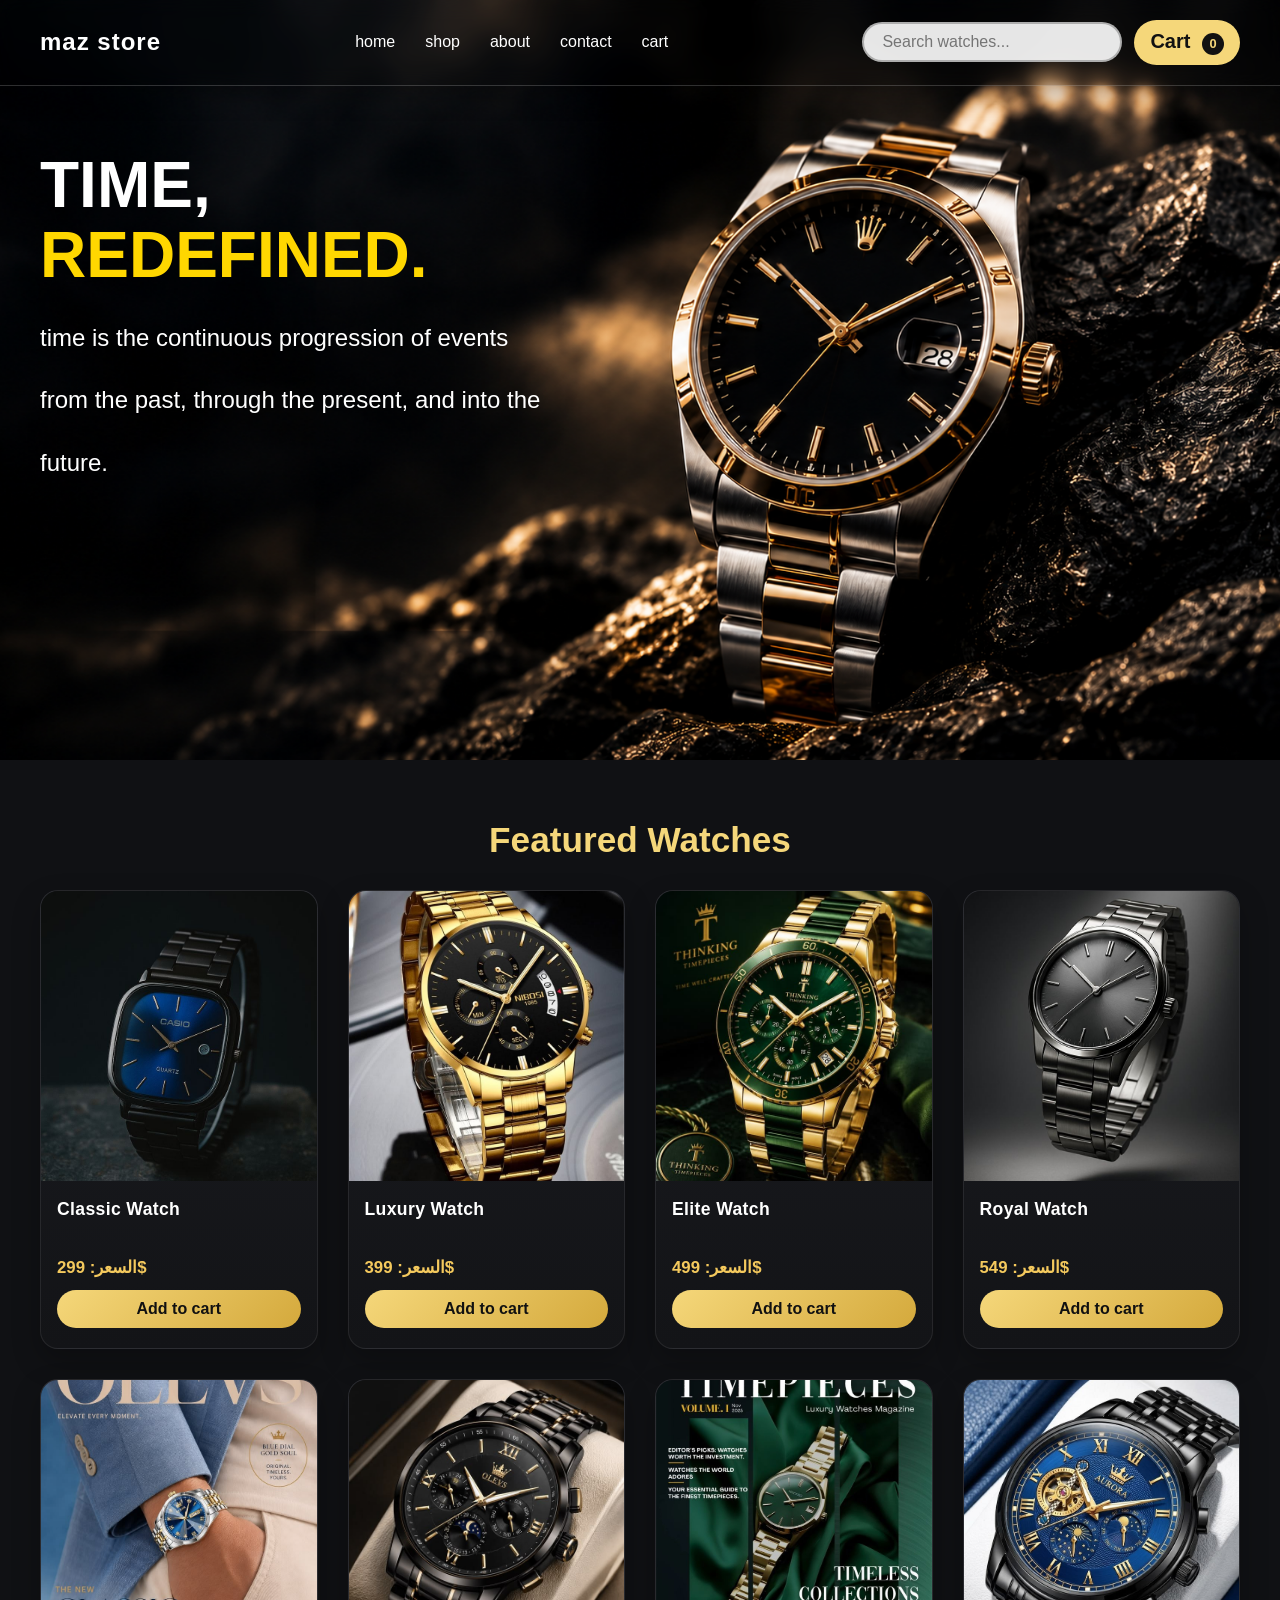
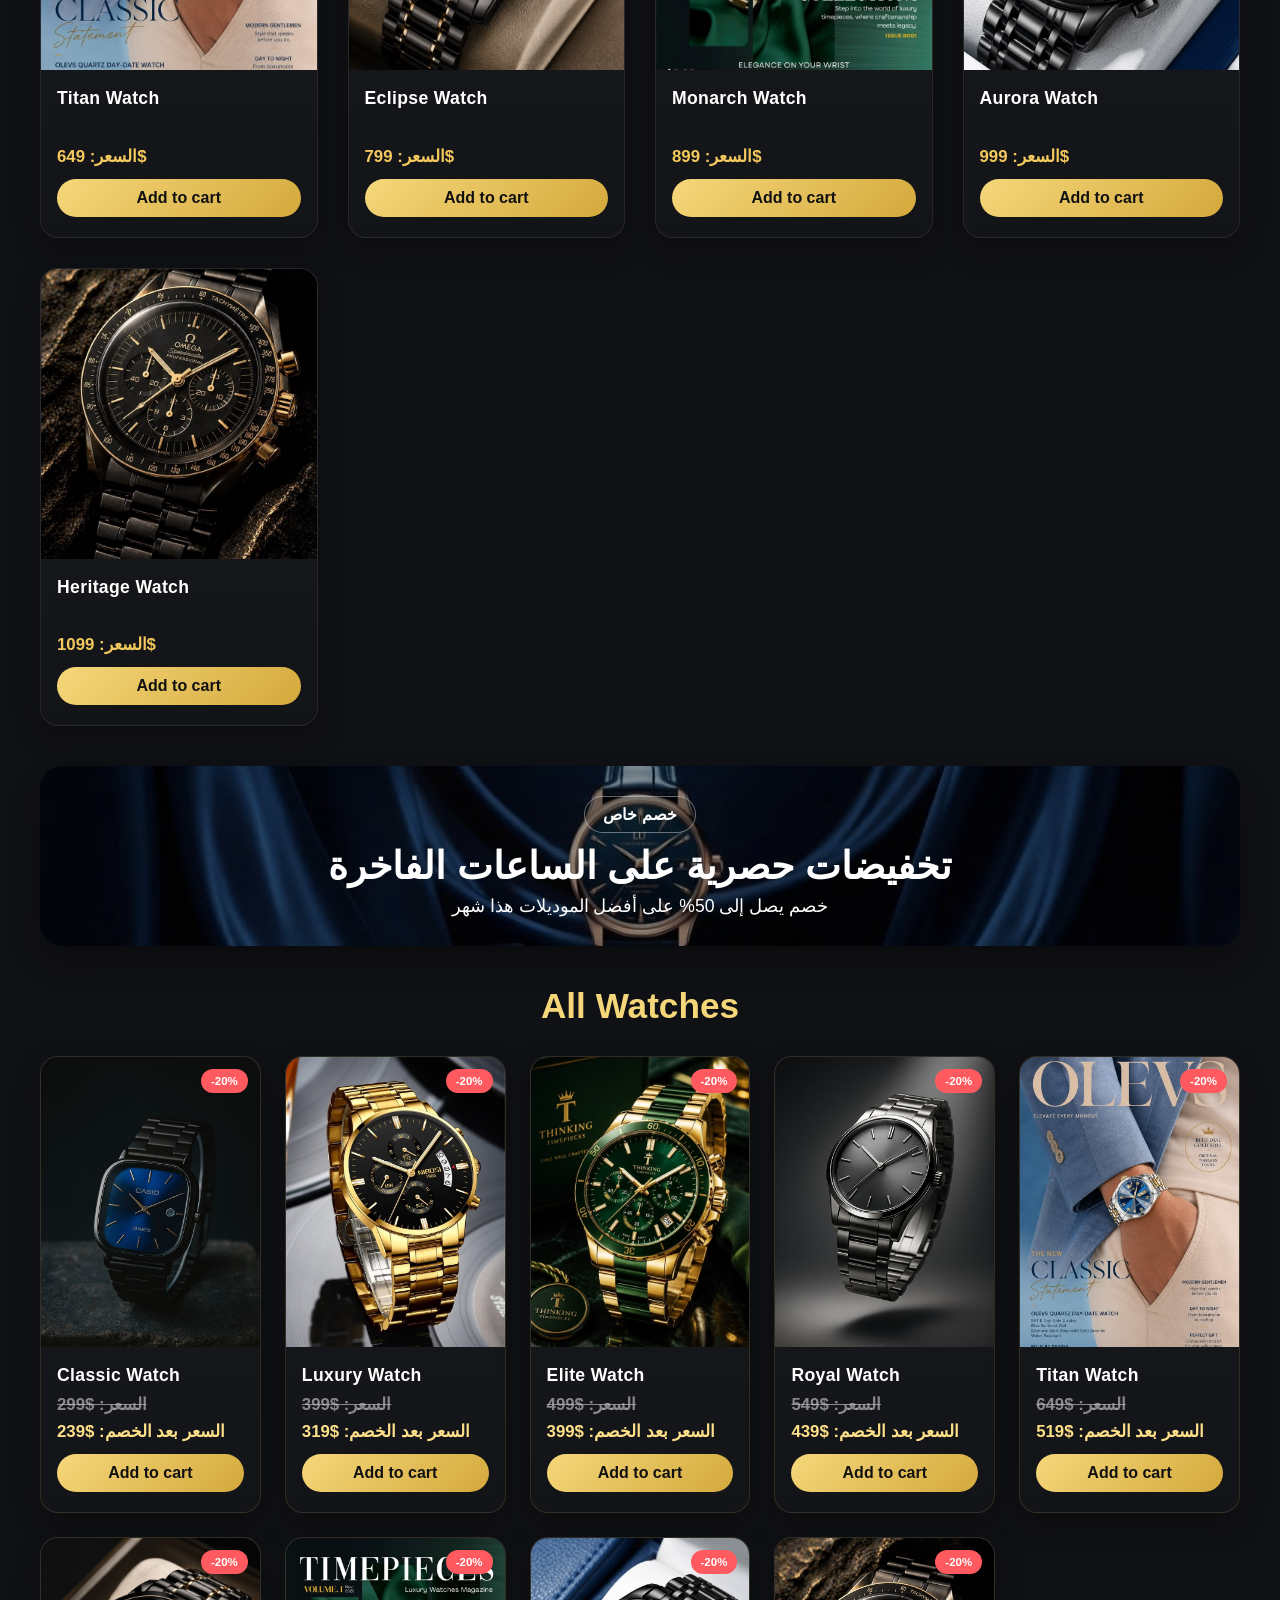
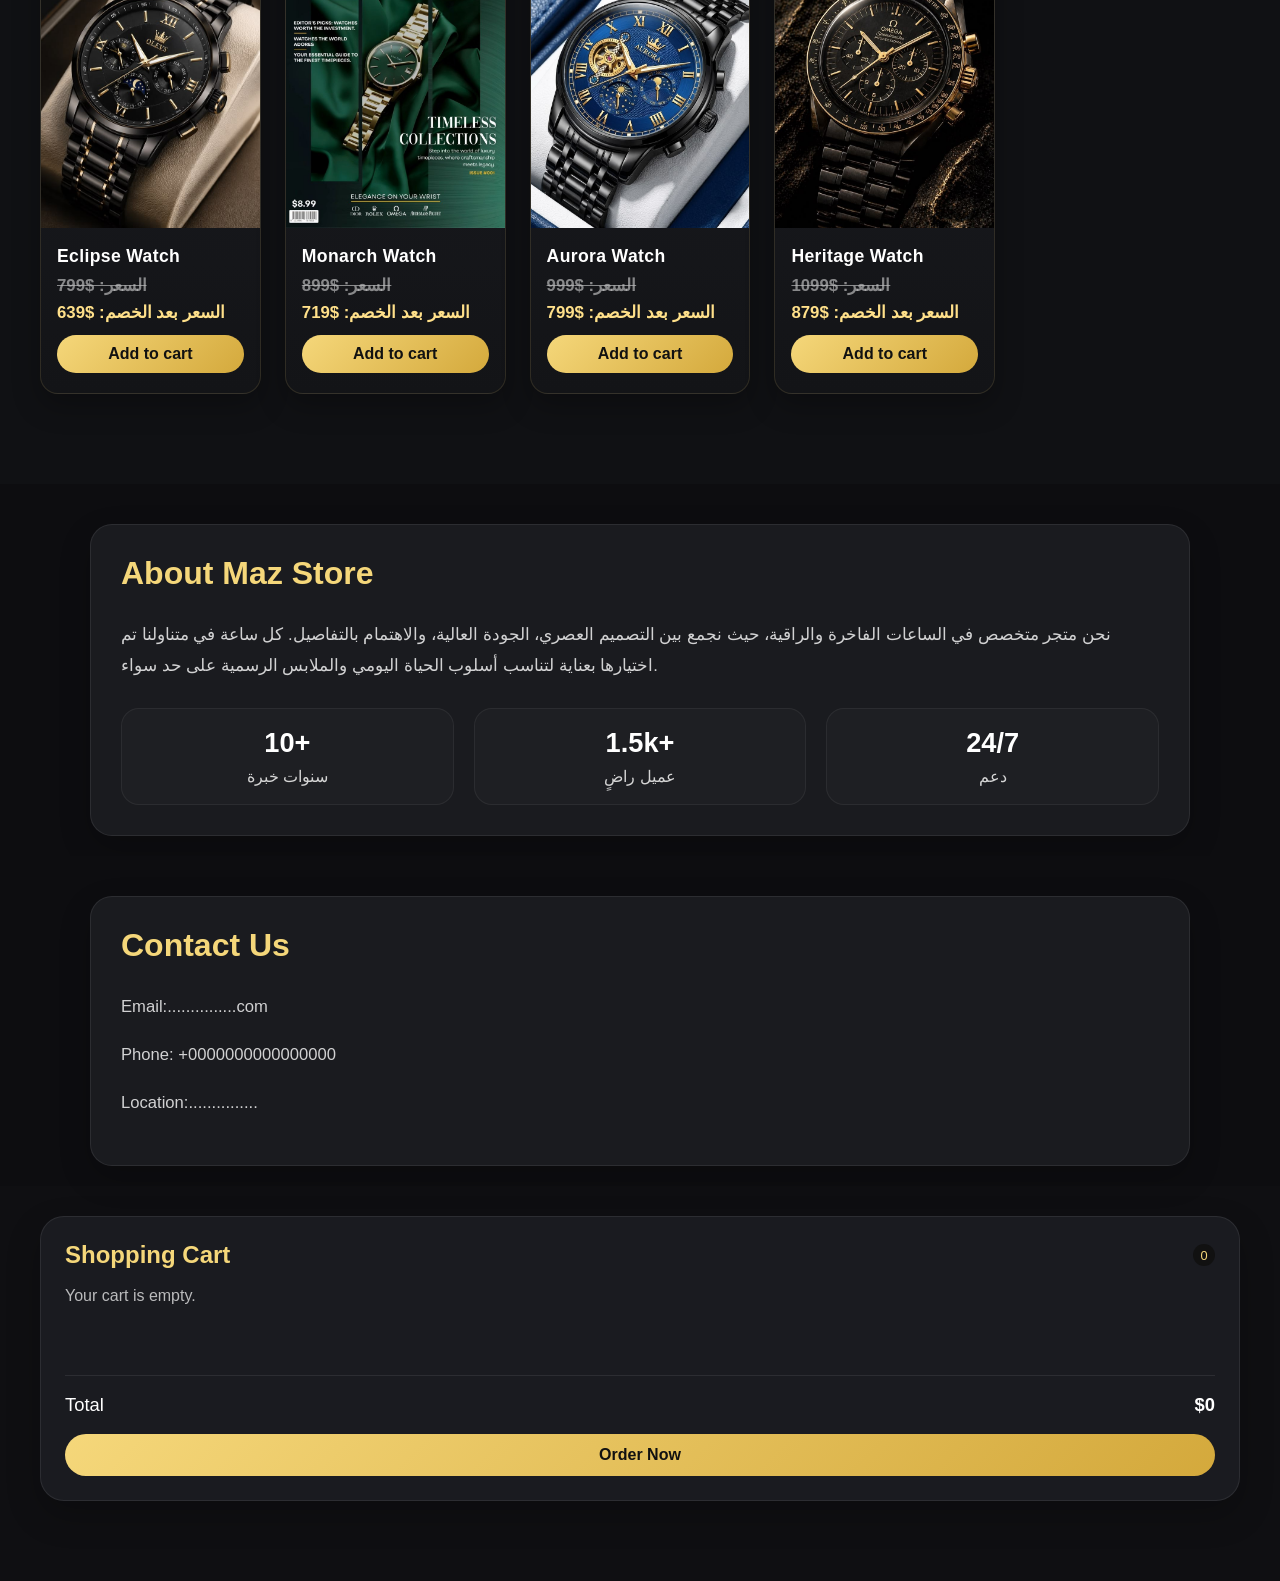
<file: index.html>
<!DOCTYPE html>
<html lang="en">
<head>
    <meta charset="UTF-8">
    <meta name="viewport" content="width=device-width, initial-scale=1.0">
    <title>maz store</title>
    <link rel="stylesheet" href="style.css">
</head>
<body>
    <div class="foto">
        <header>
            <h3>maz store</h3>
            <nav>
                <a href="#top">home</a>
                <a href="#shop">shop</a>
                <a href="#about">about</a>
                <a href="#contact">contact</a>
                <a href="#cart">cart</a>
            </nav>
            <div class="header-actions">
                <input type="text" placeholder="Search watches...">
                <button class="cart-button" type="button">Cart <span id="cart-badge">0</span></button>
            </div>
        </header>

        <main>
            <section id="top" class="hero">
                <div class="hero-text">
                    <h1 class="t">TIME,</h1>
                    <h1 class="r">REDEFINED.</h1>
                    <div class="p">
                        <p>time is the continuous progression of events</p>
                        <p>from the past, through the present, and into the</p>
                        <p>future.</p>
                    </div>
                </div>
            </section>
        </main>
    </div>

    <section id="shop" class="shop">
        <div class="section-title">
            <h2>Featured Watches</h2>
        </div>

        <div class="products">
            <article class="product-card" data-id="1" data-name="Classic Watch">
                <img src="e34e0a078e1384137a2c8ecf9c0f105b.jpg" alt="Classic Watch">
                <div class="card-info">
                    <h3>Classic Watch</h3>
                    <p class="price">السعر: 299$</p>
                    <button class="add-cart-btn" type="button" data-id="1">Add to cart</button>
                </div>
            </article>

            <article class="product-card" data-id="2" data-name="Luxury Watch">
                <img src="3ae7ddfe638c1475310f8c0a95a82fab.jpg" alt="Luxury Watch">
                <div class="card-info">
                    <h3>Luxury Watch</h3>
                    <p class="price">السعر: 399$</p>
                    <button class="add-cart-btn" type="button" data-id="2">Add to cart</button>
                </div>
            </article>

            <article class="product-card" data-id="3" data-name="Elite Watch">
                <img src="5a1433e70d7cc9475ffb929c3b0cefd7.jpg" alt="Elite Watch">
                <div class="card-info">
                    <h3>Elite Watch</h3>
                    <p class="price">السعر: 499$</p>
                    <button class="add-cart-btn" type="button" data-id="3">Add to cart</button>
                </div>
            </article>

            <article class="product-card" data-id="4" data-name="Royal Watch">
                <img src="43f5c338416e8f0f5cf5a34cd9b1b5d8.jpg" alt="Royal Watch">
                <div class="card-info">
                    <h3>Royal Watch</h3>
                    <p class="price">السعر: 549$</p>
                    <button class="add-cart-btn" type="button" data-id="4">Add to cart</button>
                </div>
            </article>

            <article class="product-card" data-id="5" data-name="Titan Watch">
                <img src="6a24c3da002c0fb92766e7fa7d1f516e.jpg" alt="Titan Watch">
                <div class="card-info">
                    <h3>Titan Watch</h3>
                    <p class="price">السعر: 649$</p>
                    <button class="add-cart-btn" type="button" data-id="5">Add to cart</button>
                </div>
            </article>

            <article class="product-card" data-id="6" data-name="Eclipse Watch">
                <img src="501cacc31da7a741e46b3017da475d6c.jpg" alt="Eclipse Watch">
                <div class="card-info">
                    <h3>Eclipse Watch</h3>
                    <p class="price">السعر: 799$</p>
                    <button class="add-cart-btn" type="button" data-id="6">Add to cart</button>
                </div>
            </article>

            <article class="product-card" data-id="7" data-name="Monarch Watch">
                <img src="3e07697c295a2c3eb29b719ed6dc7e00.jpg" alt="Monarch Watch">
                <div class="card-info">
                    <h3>Monarch Watch</h3>
                    <p class="price">السعر: 899$</p>
                    <button class="add-cart-btn" type="button" data-id="7">Add to cart</button>
                </div>
            </article>

            <article class="product-card" data-id="8" data-name="Aurora Watch">
                <img src="bfd634af2a1ab20782a03a06f57166ba.jpg" alt="Aurora Watch">
                <div class="card-info">
                    <h3>Aurora Watch</h3>
                    <p class="price">السعر: 999$</p>
                    <button class="add-cart-btn" type="button" data-id="8">Add to cart</button>
                </div>
            </article>

            <article class="product-card" data-id="9" data-name="Heritage Watch">
                <img src="75337d9a3925924c82c2baf44a0ca012.jpg" alt="Heritage Watch">
                <div class="card-info">
                    <h3>Heritage Watch</h3>
                    <p class="price">السعر: 1099$</p>
                    <button class="add-cart-btn" type="button" data-id="9">Add to cart</button>
                </div>
            </article>
        </div>

        <div class="promo-banner">
            <span class="promo-tag">خصم خاص</span>
            <h3>تخفيضات حصرية على الساعات الفاخرة</h3>
            <p>خصم يصل إلى 50% على أفضل الموديلات هذا شهر</p>
        </div>

        <div class="all-watches-section">
            <div class="section-title">
                <h2>All Watches</h2>
            </div>
            <div id="all-watches" class="all-watches-grid"></div>
        </div>
    </section>

    <section id="about" class="about-section">
        <div class="about-box">
            <h2>About Maz Store</h2>
            <p>نحن متجر متخصص في الساعات الفاخرة والراقية، حيث نجمع بين التصميم العصري، الجودة العالية، والاهتمام بالتفاصيل. كل ساعة في متناولنا تم اختيارها بعناية لتناسب أسلوب الحياة اليومي والملابس الرسمية على حد سواء.</p>
            <div class="about-stats">
                <div>
                    <strong>10+</strong>
                    <span>سنوات خبرة</span>
                </div>
                <div>
                    <strong>1.5k+</strong>
                    <span>عميل راضٍ</span>
                </div>
                <div>
                    <strong>24/7</strong>
                    <span>دعم</span>
                </div>
            </div>
        </div>
    </section>

    <section id="contact" class="contact-section">
        <div class="contact-box">
            <h2>Contact Us</h2>
            <p>Email:...............com</p>
            <p>Phone: +0000000000000000</p>
            <p>Location:...............</p>
        </div>
    </section>

    <aside id="cart" class="cart-section">
        <div class="cart-header">
            <h2>Shopping Cart</h2>
            <span id="cart-count">0</span>
        </div>
        <div id="cart-items" class="cart-items">
            <p class="empty-cart">Your cart is empty.</p>
        </div>
        <div class="cart-total-row">
            <span>Total</span>
            <strong id="cart-total">$0</strong>
        </div>
        <div class="cart-actions">
            <button id="checkout-btn" class="checkout-btn" type="button">Order Now</button>
        </div>
    </aside>

    <script src="script.js"></script>
</body>
</html>
</file>
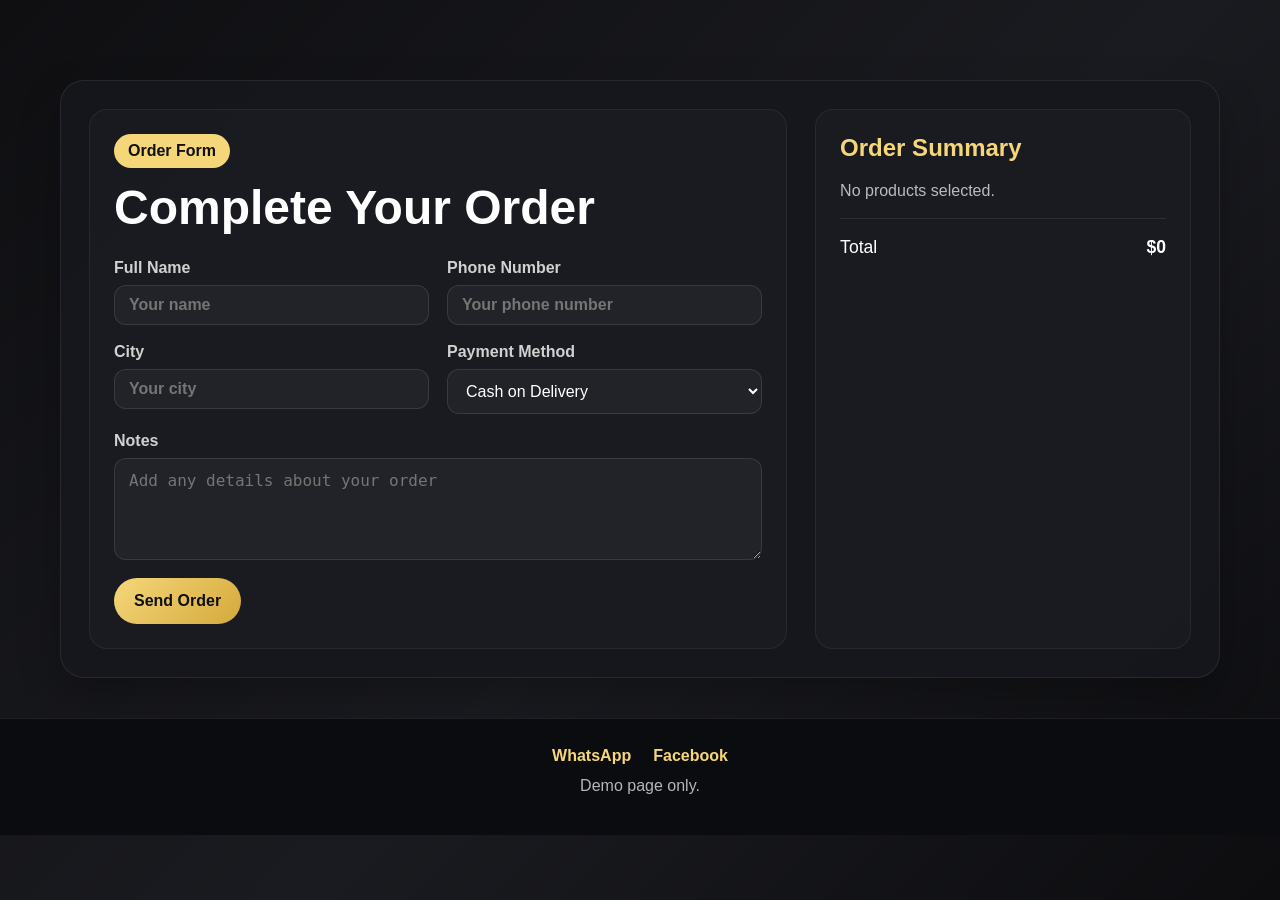
<file: order.html>
<!DOCTYPE html>
<html lang="en">
<head>
    <meta charset="UTF-8">
    <meta name="viewport" content="width=device-width, initial-scale=1.0">
    <title>Order Now</title>
    <link rel="stylesheet" href="style.css">
</head>
<body class="order-page-body">
    <main class="order-page">
        <section class="order-shell">
            <div class="order-form-wrap">
                <div class="order-header">
                    <span class="order-badge">Order Form</span>
                    <h1>Complete Your Order</h1>
                </div>

                <form id="order-form" class="order-form">
                    <div class="form-grid">
                        <label>
                            Full Name
                            <input type="text" id="customer-name" name="name" placeholder="Your name" required>
                        </label>

                        <label>
                            Phone Number
                            <input type="tel" id="customer-phone" name="phone" placeholder="Your phone number" required>
                        </label>

                        <label>
                            City
                            <input type="text" id="customer-city" name="city" placeholder="Your city" required>
                        </label>

                        <label>
                            Payment Method
                            <select id="payment-method" name="payment">
                                <option value="Cash on Delivery">Cash on Delivery</option>
                                <option value="Card">Card</option>
                                <option value="Bank Transfer">Bank Transfer</option>
                            </select>
                        </label>
                    </div>

                    <label class="full-width">
                        Notes
                        <textarea id="customer-notes" name="notes" rows="4" placeholder="Add any details about your order"></textarea>
                    </label>

                    <div id="order-success" class="order-success" aria-live="polite"></div>
                    <button class="submit-order-btn" type="submit">Send Order</button>
                </form>
            </div>

            <aside class="order-summary">
                <h2>Order Summary</h2>
                <div id="order-items" class="order-items"></div>
                <div class="summary-total">
                    <span>Total</span>
                    <strong id="summary-total">$0</strong>
                </div>
            </aside>
        </section>
    </main>

    <footer class="site-footer">
        <div class="footer-links">
            <a href="#">WhatsApp</a>
            <a href="#">Facebook</a>
        </div>
        <p>Demo page only.</p>
    </footer>

    <script src="order.js"></script>
</body>
</html>
</file>
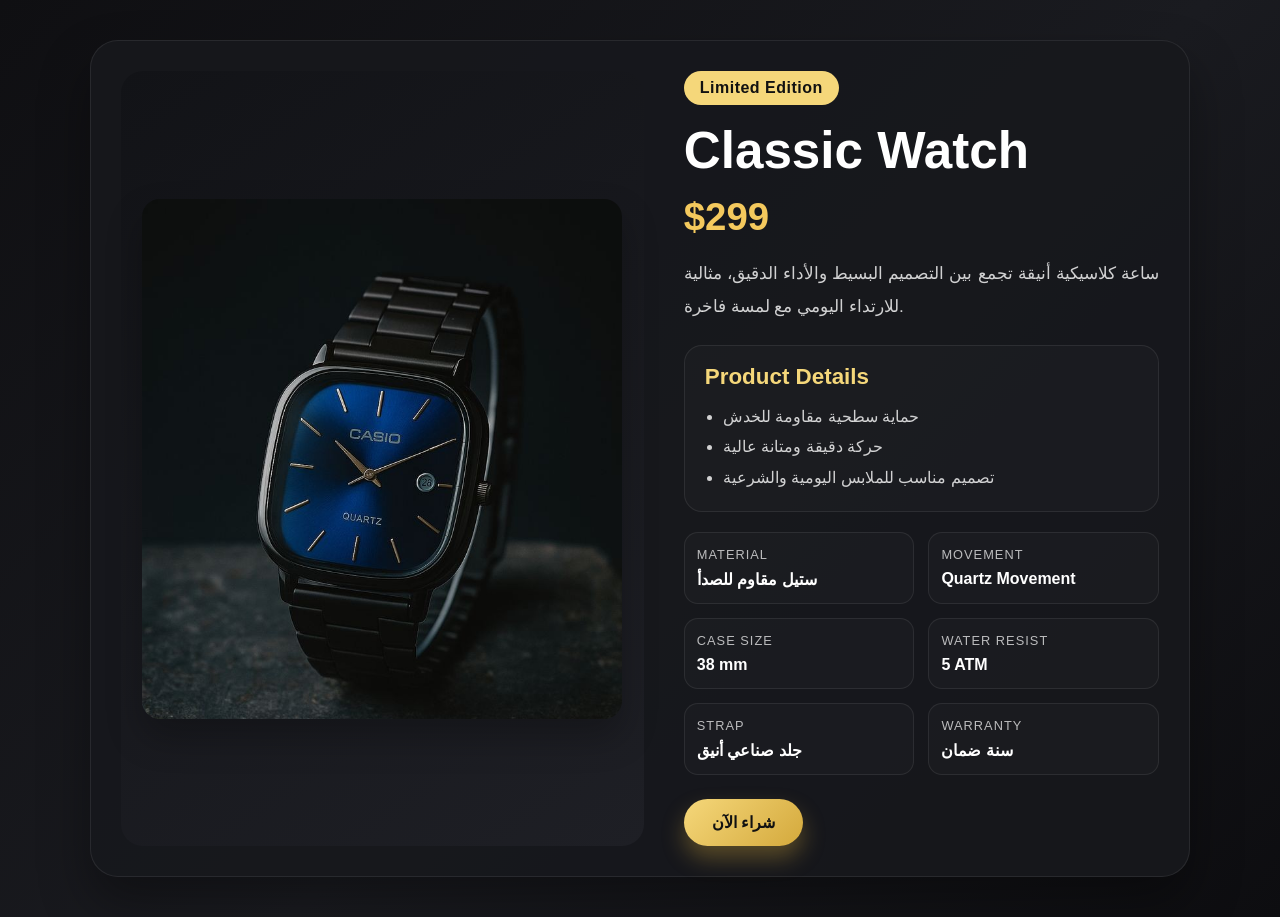
<file: product.html>
<!DOCTYPE html>
<html lang="en">
<head>
    <meta charset="UTF-8">
    <meta name="viewport" content="width=device-width, initial-scale=1.0">
    <link rel="stylesheet" href="style.css">
    <title>product</title>
</head>
<body class="product-page-body">
    <main class="product-page">
        <div class="product-shell">
            <div class="product-image-box">
                <img id="productimage" src="" alt="watch">
            </div>

            <div class="product-content">
                <span class="product-badge">Limited Edition</span>
                <h1 id="productname"></h1>
                <h2 id="productprice" class="product-price"></h2>
                <p id="productdescription" class="product-description"></p>

                <div class="product-details-box">
                    <h3>Product Details</h3>
                    <ul id="productfeatures" class="product-feature-list"></ul>
                </div>

                <div class="spec-grid">
                    <div class="spec-item">
                        <span class="spec-label">Material</span>
                        <strong id="spec-material"></strong>
                    </div>
                    <div class="spec-item">
                        <span class="spec-label">Movement</span>
                        <strong id="spec-movement"></strong>
                    </div>
                    <div class="spec-item">
                        <span class="spec-label">Case Size</span>
                        <strong id="spec-case"></strong>
                    </div>
                    <div class="spec-item">
                        <span class="spec-label">Water Resist</span>
                        <strong id="spec-water"></strong>
                    </div>
                    <div class="spec-item">
                        <span class="spec-label">Strap</span>
                        <strong id="spec-strap"></strong>
                    </div>
                    <div class="spec-item">
                        <span class="spec-label">Warranty</span>
                        <strong id="spec-guarantee"></strong>
                    </div>
                </div>

                <button class="buy-button" type="button">شراء الآن</button>
            </div>
        </div>
    </main>

    <script src="product.js"></script>
</body>
</html>
</file>
<file: style.css>
* {
    box-sizing: border-box;
}

html {
    scroll-behavior: smooth;
}

#top,
#shop {
    scroll-margin-top: 50px;
}

body {
    margin: 0;
    font-family: Arial, sans-serif;
    background: #0f0f12;
    color: #fff;
    overflow-x: hidden;
}

img {
    max-width: 100%;
    display: block;
}

button,
input {
    font: inherit;
}

/* ====header==== */
.foto {
    background-image: url("home img.png");
    background-size: cover;
    background-position: center;
    min-height: 760px;
}

header {
    position: fixed;
    top: 0;
    left: 0;
    width: 100%;
    z-index: 1000;
    display: flex;
    align-items: center;
    justify-content: space-between;
    padding: 20px 40px;
    font-size: 20px;
    color: white;
    background: rgba(0, 0, 0, 0.18);
    backdrop-filter: blur(10px);
    -webkit-backdrop-filter: blur(10px);
    border-bottom: 1px solid rgba(255, 255, 255, 0.18);
    box-shadow: 0 8px 24px rgba(0, 0, 0, 0.25);
}

header h3 {
    margin: 0;
    font-size: 1.5rem;
    letter-spacing: 1px;
}

nav {
    display: flex;
    gap: 30px;
    align-items: center;
}

nav a {
    text-decoration: none;
    color: white;
    font-size: 1rem;
}

input {
    height: 40px;
    width: 260px;
    border: 2px solid rgba(0, 0, 0, 0.25);
    background-color: rgba(255, 255, 255, 0.9);
    border-radius: 30px;
    padding: 0 18px;
    font-size: 1rem;
}

/* ====main==== */
.hero {
    padding-top: 150px;
    padding-left: 40px;
    max-width: 1400px;
    margin: 0 auto;
}

.hero-text {
    max-width: 700px;
}

.t,
.r {
    font-size: clamp(2.5rem, 5vw, 4.5rem);
    margin: 0;
    line-height: 1.1;
}

.t {
    color: white;
}

.r {
    color: gold;
}

.p {
    margin-top: 28px;
    color: white;
    font-size: 24px;
    line-height: 1.6;
}

/* ====shop==== */
.shop {
    padding: 60px 20px 80px;
    background: #101114;
}

.section-title {
    text-align: center;
    margin-bottom: 30px;
}

.section-title h2 {
    font-size: 2.2rem;
    color: #f5d77a;
    margin: 0;
}

.products {
    display: grid;
    grid-template-columns: repeat(auto-fit, minmax(220px, 1fr));
    gap: 30px;
    max-width: 1200px;
    margin: 0 auto;
}

.product-card {
    display: flex;
    flex-direction: column;
    background: linear-gradient(180deg, #1a1b20 0%, #131417 100%);
    border: 1px solid rgba(255, 255, 255, 0.08);
    border-radius: 18px;
    overflow: hidden;
    box-shadow: 0 12px 28px rgba(0, 0, 0, 0.25);
    transition: transform 0.25s ease, box-shadow 0.25s ease;
}

.product-card:hover {
    transform: translateY(-8px);
    box-shadow: 0 18px 32px rgba(0, 0, 0, 0.35);
}

.product-card img {
    width: 100%;
    height: 290px;
    object-fit: cover;
    display: block;
    background: linear-gradient(135deg, #17191e, #0f1114);
}

.card-info {
    display: flex;
    flex-direction: column;
    flex: 1;
    padding: 18px 16px 20px;
}

.card-info h3 {
    display: block;
    margin: 0 0 12px;
    font-size: 1.1rem;
    color: #fff;
    letter-spacing: 0.02em;
    min-height: 2.6em;
}

.price {
    margin: 0;
    font-size: 1.05rem;
    color: #f4c95d;
    font-weight: 700;
}

.promo-banner {
    position: relative;
    margin: 40px auto 0;
    max-width: 1200px;
    min-height: 180px;
    border-radius: 22px;
    padding: 28px 30px;
    display: flex;
    flex-direction: column;
    justify-content: center;
    text-align: center;
    color: #fff;
    overflow: hidden;
    background-image: url('567 .jpg');
    background-size: cover;
    background-position: center;
    box-shadow: 0 16px 30px rgba(0, 0, 0, 0.3);
}

.promo-banner::before {
    content: "";
    position: absolute;
    inset: 0;
    background: rgba(0, 0, 0, 0.42);
}

.promo-banner > * {
    position: relative;
    z-index: 1;
}

.promo-tag {
    display: inline-block;
    align-self: center;
    background: rgba(0, 0, 0, 0.2);
    color: #fff;
    border: 1px solid rgba(255, 255, 255, 0.4);
    border-radius: 999px;
    padding: 8px 18px;
    font-weight: 700;
    margin-bottom: 10px;
}

.promo-banner h3 {
    margin: 0 0 8px;
    font-size: clamp(1.6rem, 3vw, 2.5rem);
}

.promo-banner p {
    margin: 0;
    font-size: 1.1rem;
}

.all-watches-section {
    margin-top: 40px;
    padding-bottom: 10px;
}

.all-watches-grid {
    display: grid;
    grid-template-columns: repeat(auto-fit, minmax(220px, 1fr));
    gap: 24px;
    max-width: 1200px;
    margin: 0 auto;
}

.all-watch-card {
    position: relative;
    border: 1px solid rgba(245, 215, 122, 0.12);
}

.all-watch-card .card-info h3 {
    min-height: unset;
    margin-bottom: 8px;
}

.watch-tag {
    position: absolute;
    top: 12px;
    right: 12px;
    z-index: 2;
    background: #ff5a5f;
    color: #fff;
    padding: 6px 10px;
    border-radius: 999px;
    font-size: 0.72rem;
    font-weight: 700;
}

.old-price {
    text-decoration: line-through;
    opacity: 0.7;
    color: rgba(255, 255, 255, 0.7) !important;
    margin-bottom: 6px;
}

.sale-price {
    color: #ffe08a !important;
}

.product-page-body {
    background: linear-gradient(135deg, #0f0f12, #1a1b20 55%, #0d0d10);
    min-height: 100vh;
    display: flex;
    align-items: center;
    justify-content: center;
    padding: 40px 20px;
}

.product-page {
    width: min(1100px, 100%);
}

.product-shell {
    display: grid;
    grid-template-columns: 1.1fr 1fr;
    gap: 40px;
    background: rgba(23, 24, 29, 0.92);
    border: 1px solid rgba(255, 255, 255, 0.08);
    border-radius: 28px;
    box-shadow: 0 25px 50px rgba(0, 0, 0, 0.35);
    padding: 30px;
}

.product-image-box {
    background: linear-gradient(145deg, #121317, #1e1f25);
    border-radius: 22px;
    padding: 18px;
    display: flex;
    align-items: center;
    justify-content: center;
    min-height: 520px;
}

#productimage {
    width: 100%;
    max-width: 480px;
    height: 100%;
    max-height: 520px;
    object-fit: cover;
    border-radius: 18px;
    box-shadow: 0 18px 35px rgba(0, 0, 0, 0.25);
}

.product-content {
    display: flex;
    flex-direction: column;
    justify-content: center;
}

.product-badge {
    display: inline-block;
    width: fit-content;
    background: #f5d77a;
    color: #111;
    font-weight: 700;
    border-radius: 999px;
    padding: 8px 16px;
    margin-bottom: 18px;
    letter-spacing: 0.5px;
}

#productname {
    margin: 0;
    font-size: clamp(2.2rem, 4vw, 4rem);
    line-height: 1.1;
    color: #fff;
}

.product-price {
    margin: 16px 0 18px;
    color: #f4c95d;
    font-size: clamp(1.8rem, 3vw, 2.7rem);
}

.product-description {
    margin: 0;
    color: rgba(255, 255, 255, 0.8);
    font-size: 1.08rem;
    line-height: 1.9;
    text-align: justify;
}

.product-details-box {
    background: rgba(255, 255, 255, 0.02);
    border: 1px solid rgba(255, 255, 255, 0.08);
    border-radius: 18px;
    padding: 18px 20px;
    margin-top: 22px;
}

.product-details-box h3 {
    margin: 0 0 12px;
    color: #f5d77a;
    font-size: 1.4rem;
}

.product-feature-list {
    margin: 0;
    padding-left: 18px;
    color: rgba(255, 255, 255, 0.8);
    line-height: 1.9;
}

.spec-grid {
    display: grid;
    grid-template-columns: repeat(2, minmax(140px, 1fr));
    gap: 14px;
    margin-top: 20px;
}

.spec-item {
    background: rgba(255, 255, 255, 0.02);
    border: 1px solid rgba(255, 255, 255, 0.08);
    border-radius: 14px;
    padding: 14px 12px;
    display: flex;
    flex-direction: column;
    gap: 8px;
}

.spec-label {
    color: rgba(255, 255, 255, 0.7);
    font-size: 0.8rem;
    text-transform: uppercase;
    letter-spacing: 0.08em;
}

.spec-item strong {
    color: #fff;
    font-size: 1rem;
}

.buy-button {
    margin-top: 24px;
    width: fit-content;
    border: none;
    background: linear-gradient(135deg, #f5d77a, #d4a93c);
    color: #111;
    padding: 14px 28px;
    border-radius: 999px;
    font-size: 1rem;
    font-weight: 700;
    cursor: pointer;
    transition: transform 0.2s ease, box-shadow 0.2s ease;
    box-shadow: 0 12px 22px rgba(212, 169, 60, 0.35);
}

.buy-button:hover {
    transform: translateY(-2px);
    box-shadow: 0 16px 28px rgba(212, 169, 60, 0.45);
}

.header-actions {
    display: flex;
    align-items: center;
    gap: 12px;
}

.cart-button {
    border: none;
    border-radius: 999px;
    padding: 10px 16px;
    background: #f5d77a;
    color: #111;
    font-weight: 700;
    cursor: pointer;
}

#cart-badge,
#cart-count {
    display: inline-flex;
    align-items: center;
    justify-content: center;
    min-width: 22px;
    height: 22px;
    border-radius: 50%;
    background: #111;
    color: #f5d77a;
    font-size: 0.8rem;
    margin-left: 6px;
}

.about-section,
.contact-section {
    background: #0d0d10;
    padding: 40px 20px 20px;
}

.about-box,
.contact-box {
    max-width: 1100px;
    margin: 0 auto;
    background: rgba(28, 29, 34, 0.9);
    border: 1px solid rgba(255, 255, 255, 0.08);
    border-radius: 22px;
    padding: 30px;
    box-shadow: 0 12px 32px rgba(0, 0, 0, 0.2);
}

.about-box h2,
.contact-box h2 {
    margin-top: 0;
    color: #f5d77a;
    font-size: 2rem;
}

.about-box p,
.contact-box p {
    color: rgba(255, 255, 255, 0.8);
    line-height: 1.9;
    font-size: 1.04rem;
}

.about-stats {
    display: grid;
    grid-template-columns: repeat(3, minmax(120px, 1fr));
    gap: 20px;
    margin-top: 26px;
}

.about-stats div {
    background: rgba(255, 255, 255, 0.02);
    border: 1px solid rgba(255, 255, 255, 0.06);
    border-radius: 18px;
    padding: 18px;
    text-align: center;
}

.about-stats strong {
    display: block;
    color: #fff;
    font-size: 1.7rem;
    margin-bottom: 8px;
}

.about-stats span {
    color: #d5d5d5;
}

.cart-section {
    max-width: 1200px;
    margin: 30px auto 80px;
    background: rgba(28, 29, 34, 0.95);
    border-radius: 24px;
    border: 1px solid rgba(255, 255, 255, 0.08);
    box-shadow: 0 14px 34px rgba(0, 0, 0, 0.22);
    padding: 24px;
}

.cart-header {
    display: flex;
    justify-content: space-between;
    align-items: center;
    margin-bottom: 18px;
}

.cart-header h2 {
    margin: 0;
    color: #f5d77a;
}

.cart-items {
    display: flex;
    flex-direction: column;
    gap: 14px;
    min-height: 70px;
}

.cart-item {
    display: flex;
    align-items: center;
    justify-content: space-between;
    gap: 15px;
    background: rgba(255, 255, 255, 0.02);
    border: 1px solid rgba(255, 255, 255, 0.06);
    border-radius: 14px;
    padding: 12px 16px;
}

.cart-item-info {
    display: flex;
    flex-direction: column;
    gap: 4px;
}

.cart-item-name {
    font-weight: 700;
    color: #fff;
}

.cart-item-price {
    color: #f5d77a;
}

.qty-controls {
    display: flex;
    align-items: center;
    gap: 12px;
    color: #fff;
}

.qty-btn {
    width: 30px;
    height: 30px;
    border: none;
    border-radius: 50%;
    background: #f5d77a;
    color: #111;
    font-size: 1.1rem;
    font-weight: 700;
    cursor: pointer;
}

.add-cart-btn {
    margin-top: 12px;
    width: 100%;
    border: none;
    border-radius: 999px;
    padding: 10px 14px;
    background: linear-gradient(135deg, #f5d77a, #d4a93c);
    color: #111;
    font-weight: 700;
    cursor: pointer;
}

.cart-total-row {
    display: flex;
    justify-content: space-between;
    align-items: center;
    border-top: 1px solid rgba(255, 255, 255, 0.08);
    padding-top: 18px;
    margin-top: 18px;
    color: #fff;
    font-size: 1.15rem;
}

.empty-cart {
    margin: 0;
    color: rgba(255, 255, 255, 0.7);
}

.checkout-btn {
    width: 100%;
    border: none;
    border-radius: 999px;
    padding: 12px 18px;
    background: linear-gradient(135deg, #f5d77a, #d4a93c);
    color: #111;
    font-weight: 700;
    cursor: pointer;
    margin-top: 18px;
}

.order-page-body {
    background: linear-gradient(135deg, #0f0f12, #1a1b20 55%, #0d0d10);
    min-height: 100vh;
    color: #fff;
    margin: 0;
}

.order-page {
    max-width: 1200px;
    margin: 0 auto;
    padding: 80px 20px 40px;
}

.order-shell {
    display: grid;
    grid-template-columns: 1.3fr 0.7fr;
    gap: 28px;
    background: rgba(23, 24, 29, 0.95);
    border: 1px solid rgba(255, 255, 255, 0.08);
    border-radius: 24px;
    padding: 28px;
    box-shadow: 0 18px 40px rgba(0, 0, 0, 0.25);
}

.order-form-wrap,
.order-summary {
    background: rgba(255, 255, 255, 0.02);
    border: 1px solid rgba(255, 255, 255, 0.06);
    border-radius: 18px;
    padding: 24px;
}

.order-header h1 {
    margin: 12px 0 0;
    font-size: clamp(2rem, 4vw, 3rem);
}

.order-badge {
    display: inline-block;
    background: #f5d77a;
    color: #111;
    padding: 8px 14px;
    border-radius: 999px;
    font-weight: 700;
}

.order-form {
    display: flex;
    flex-direction: column;
    gap: 18px;
    margin-top: 24px;
}

.form-grid {
    display: grid;
    grid-template-columns: repeat(2, minmax(180px, 1fr));
    gap: 18px;
}

.order-form label {
    display: flex;
    flex-direction: column;
    gap: 8px;
    color: rgba(255, 255, 255, 0.8);
    font-weight: 600;
}

.order-form input,
.order-form select,
.order-form textarea {
    width: 100%;
    border: 1px solid rgba(255, 255, 255, 0.1);
    border-radius: 12px;
    background: rgba(255, 255, 255, 0.04);
    color: #fff;
    padding: 12px 14px;
    font-size: 1rem;
}

.order-form textarea {
    resize: vertical;
    min-height: 100px;
}

.full-width {
    width: 100%;
}

.submit-order-btn {
    border: none;
    border-radius: 999px;
    padding: 14px 20px;
    background: linear-gradient(135deg, #f5d77a, #d4a93c);
    color: #111;
    font-size: 1rem;
    font-weight: 700;
    cursor: pointer;
    width: fit-content;
}

#cart-toast {
    position: fixed;
    right: 18px;
    bottom: 18px;
    z-index: 9999;
    background: rgba(18, 19, 22, 0.96);
    color: #f5d77a;
    border: 1px solid rgba(245, 215, 122, 0.35);
    border-radius: 12px;
    padding: 12px 16px;
    box-shadow: 0 14px 28px rgba(0, 0, 0, 0.2);
    font-weight: 700;
    animation: toastFade 1.8s ease forwards;
}

@keyframes toastFade {
    0% {
        opacity: 0;
        transform: translateY(12px);
    }
    20% {
        opacity: 1;
        transform: translateY(0);
    }
    80% {
        opacity: 1;
    }
    100% {
        opacity: 0;
        transform: translateY(-8px);
    }
}

.order-success {
    display: none;
    background: rgba(43, 180, 100, 0.12);
    border: 1px solid rgba(43, 180, 100, 0.4);
    color: #d8ffe5;
    padding: 12px 14px;
    border-radius: 12px;
    margin-bottom: 12px;
    line-height: 1.6;
}

.order-summary h2 {
    margin-top: 0;
    color: #f5d77a;
}

.order-items {
    display: flex;
    flex-direction: column;
    gap: 14px;
    margin-top: 18px;
}

.order-item-row {
    display: flex;
    justify-content: space-between;
    align-items: center;
    gap: 12px;
    padding: 12px 14px;
    border: 1px solid rgba(255, 255, 255, 0.08);
    border-radius: 12px;
    background: rgba(255, 255, 255, 0.02);
}

.order-item-row div {
    display: flex;
    flex-direction: column;
    gap: 4px;
}

.order-item-row span {
    color: #f5d77a;
}

.summary-total {
    display: flex;
    justify-content: space-between;
    align-items: center;
    padding-top: 18px;
    margin-top: 18px;
    border-top: 1px solid rgba(255, 255, 255, 0.08);
    font-size: 1.1rem;
}

.empty-order {
    margin: 0;
    color: rgba(255, 255, 255, 0.7);
}

.site-footer {
    background: #0b0c0f;
    border-top: 1px solid rgba(255, 255, 255, 0.08);
    padding: 28px 20px 40px;
    text-align: center;
}

.footer-links {
    display: flex;
    justify-content: center;
    gap: 22px;
    flex-wrap: wrap;
    margin-bottom: 12px;
}

.footer-links a {
    color: #f5d77a;
    text-decoration: none;
    font-weight: 700;
}

.site-footer p {
    margin: 0;
    color: rgba(255, 255, 255, 0.7);
}

@media (max-width: 1100px) {
    header {
        padding: 18px 24px;
    }

    nav {
        gap: 18px;
    }

    .product-shell {
        gap: 28px;
        padding: 24px;
    }

    .order-shell {
        grid-template-columns: 1fr;
    }

    .order-form-wrap,
    .order-summary {
        padding: 20px;
    }
}

@media (max-width: 900px) {
    .foto {
        min-height: 620px;
    }

    header {
        flex-wrap: wrap;
        justify-content: center;
        gap: 12px 20px;
    }

    nav {
        order: 3;
        width: 100%;
        justify-content: center;
        flex-wrap: wrap;
    }

    .header-actions {
        width: 100%;
        justify-content: center;
    }

    .hero {
        padding-top: 180px;
        padding-left: 20px;
        padding-right: 20px;
    }

    .product-shell {
        grid-template-columns: 1fr;
    }

    .product-image-box {
        min-height: 420px;
    }

    .form-grid {
        grid-template-columns: 1fr;
    }

    .submit-order-btn {
        width: 100%;
    }
}

@media (max-width: 768px) {
    .foto {
        min-height: 560px;
    }

    .shop {
        padding-left: 14px;
        padding-right: 14px;
    }

    .products,
    .all-watches-grid {
        grid-template-columns: repeat(auto-fit, minmax(180px, 1fr));
        gap: 18px;
    }

    .card-info h3 {
        font-size: 1rem;
    }

    .product-card img {
        height: 240px;
    }

    input {
        width: 180px;
    }

    .p {
        font-size: clamp(1rem, 3vw, 1.4rem);
    }

    .about-stats {
        grid-template-columns: 1fr;
    }

    .cart-item {
        flex-direction: column;
        align-items: flex-start;
    }

    .order-page {
        padding-top: 68px;
    }

    .order-shell {
        padding: 18px;
    }
}

@media (max-width: 560px) {
    header {
        padding: 12px 12px;
        gap: 8px 10px;
        justify-content: space-between;
    }

    header h3 {
        font-size: 1.25rem;
        order: 1;
        margin-left: auto;
    }

    nav {
        order: 4;
        width: 100%;
        gap: 10px 12px;
        flex-wrap: nowrap;
        overflow-x: auto;
        justify-content: flex-start;
        scrollbar-width: thin;
        padding-bottom: 2px;
    }

    nav a {
        font-size: 0.9rem;
        white-space: nowrap;
        padding: 4px 2px;
    }

    .header-actions {
        order: 2;
        width: auto;
        gap: 8px;
        flex-direction: row;
        justify-content: flex-start;
        flex: 1;
    }

    input {
        width: 110px;
        max-width: 110px;
        min-width: 110px;
        height: 34px;
        font-size: 0.72rem;
    }

    .cart-button {
        width: auto;
        max-width: none;
        padding: 8px 10px;
        font-size: 0.77rem;
    }

    .order-page {
        padding: 60px 14px 30px;
    }

    .order-shell {
        padding: 16px;
        gap: 16px;
    }

    .order-form-wrap,
    .order-summary {
        padding: 16px;
    }

    .submit-order-btn {
        width: 100%;
    }

    .products,
    .all-watches-grid {
        grid-template-columns: repeat(2, minmax(0, 1fr));
        gap: 12px;
    }

    .product-card img {
        height: 180px;
    }

    .card-info h3 {
        font-size: 0.8rem;
        min-height: 2.2em;
    }

    .price {
        font-size: 0.75rem;
    }

    .add-cart-btn {
        font-size: 0.7rem;
        padding: 8px 10px;
    }

    .hero {
        padding-top: 170px;
        padding-left: 14px;
        padding-right: 14px;
    }

    .t,
    .r {
        font-size: 2.2rem;
    }

    .section-title h2,
    .about-box h2,
    .contact-box h2 {
        font-size: 1.6rem;
    }

    .product-shell {
        padding: 16px;
    }

    .product-image-box {
        min-height: 300px;
    }

    .spec-grid {
        grid-template-columns: 1fr;
    }

    .promo-banner {
        min-height: 150px;
        padding: 22px 18px;
    }
}
</file>
